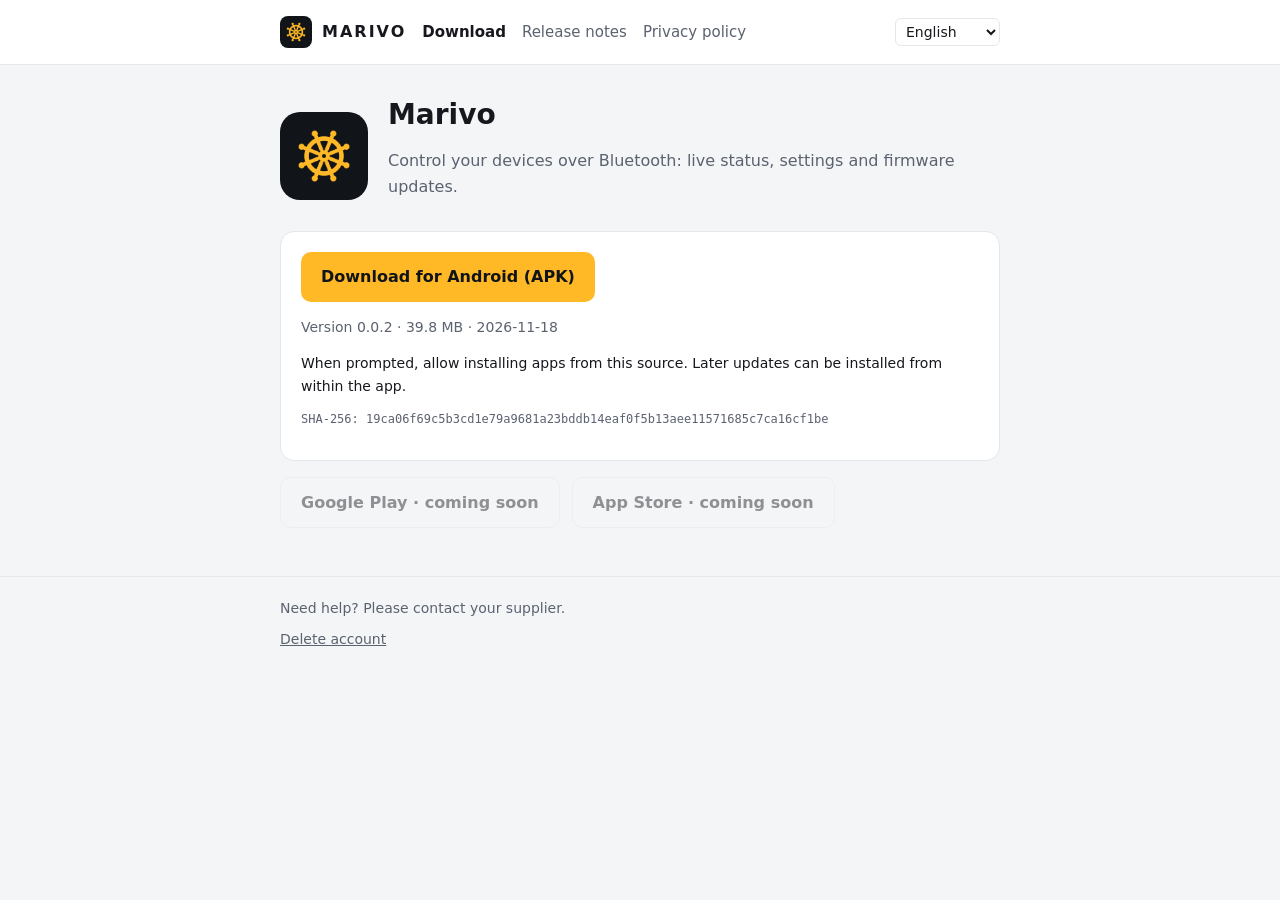
<file: index.html>
<!doctype html>
<html lang="en" data-root=".">
<head>
<meta charset="utf-8">
<meta name="viewport" content="width=device-width, initial-scale=1">
<title data-key="navDownload">Marivo</title>
<link rel="icon" href="assets/icon.png">
<link rel="stylesheet" href="assets/site.css">
</head>
<body>
<header><div class="wrap">
  <a class="brand" href="./"><img src="assets/icon.png" alt="">MARIVO</a>
  <nav>
    <a href="./" aria-current="page" data-i18n="navDownload"></a>
    <a href="changelog/" data-i18n="navChangelog"></a>
    <a href="privacy/" data-i18n="privacyPolicy"></a>
  </nav>
  <select id="lang" aria-label="Language"></select>
</div></header>

<main class="wrap">
  <div class="hero">
    <img src="assets/icon.png" alt="">
    <div>
      <h1>Marivo</h1>
      <p class="muted" data-i18n="tagline"></p>
    </div>
  </div>

  <div class="card" id="android" hidden>
    <a class="btn" id="apk" href="#" data-i18n="downloadApk"></a>
    <p class="muted small" id="apkInfo"></p>
    <p class="small" data-i18n="apkHint"></p>
    <p class="hash" id="apkHash"></p>
  </div>
  <p class="msg err" id="error" hidden></p>
  <div class="stores" id="stores"></div>
</main>

<footer><div class="wrap">
  <p data-i18n="supportNote"></p>
  <p><a href="delete-account/" data-i18n="deleteAccount"></a></p>
</div></footer>

<script src="assets/site.js"></script>
<script>
initPage(async ({ t }) => {
  let data;
  try {
    data = await loadJson('releases.json');
  } catch (e) {
    const err = document.getElementById('error');
    err.textContent = t('loadFailed');
    err.hidden = false;
    return;
  }

  // 下载页只放正式版；测试版只出现在更新日志里（App 内更新也能拿到）
  const r = data.releases.find((x) => x.channel !== 'test');
  if (r && r.apk) {
    document.getElementById('apk').href =
      `https://github.com/${SITE.releasesRepo}/releases/download/v${r.version}/${r.apk.name}`;
    document.getElementById('apkInfo').textContent =
      t('versionInfo', { version: r.version, size: (r.apk.size / 1048576).toFixed(1), date: r.date });
    document.getElementById('apkHash').textContent = `SHA-256: ${r.apk.sha256}`;
    document.getElementById('android').hidden = false;
  }

  const stores = document.getElementById('stores');
  for (const [key, label] of [['google_play', 'googlePlay'], ['app_store', 'appStore']]) {
    const s = (data.stores || {})[key] || {};
    stores.append(s.live && s.url
      ? el('a', { class: 'btn secondary', href: s.url }, t(label))
      : el('span', { class: 'btn secondary', 'aria-disabled': 'true' }, `${t(label)} · ${t('comingSoon')}`));
  }
});
</script>
</body>
</html>
</file>
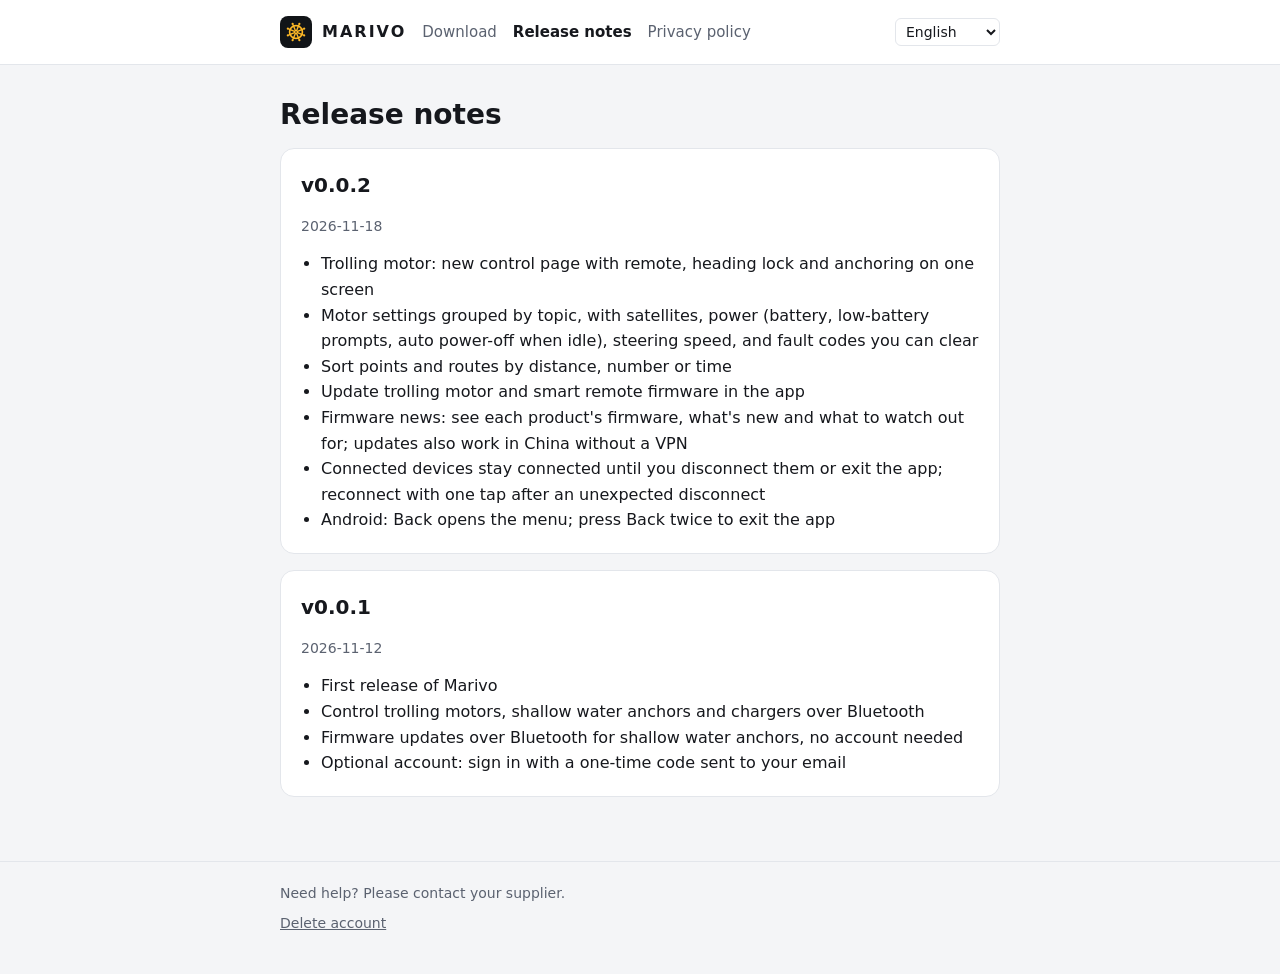
<file: changelog/index.html>
<!doctype html>
<html lang="en" data-root="..">
<head>
<meta charset="utf-8">
<meta name="viewport" content="width=device-width, initial-scale=1">
<title data-key="navChangelog">Marivo</title>
<link rel="icon" href="../assets/icon.png">
<link rel="stylesheet" href="../assets/site.css">
</head>
<body>
<header><div class="wrap">
  <a class="brand" href="../"><img src="../assets/icon.png" alt="">MARIVO</a>
  <nav>
    <a href="../" data-i18n="navDownload"></a>
    <a href="./" aria-current="page" data-i18n="navChangelog"></a>
    <a href="../privacy/" data-i18n="privacyPolicy"></a>
  </nav>
  <select id="lang" aria-label="Language"></select>
</div></header>

<main class="wrap">
  <h1 data-i18n="navChangelog"></h1>
  <div id="list"></div>
</main>

<footer><div class="wrap">
  <p data-i18n="supportNote"></p>
  <p><a href="../delete-account/" data-i18n="deleteAccount"></a></p>
</div></footer>

<script src="../assets/site.js"></script>
<script>
initPage(async ({ t, lang }) => {
  const list = document.getElementById('list');
  let data;
  try {
    data = await loadJson('releases.json');
  } catch (e) {
    list.append(el('p', { class: 'msg err' }, t('loadFailed')));
    return;
  }
  for (const r of data.releases) {
    const notes = (r.notes && (r.notes[lang] || r.notes.en)) || '';
    const lines = notes.split('\n').map((s) => s.replace(/^\s*[•\-*]\s*/, '').trim()).filter(Boolean);
    list.append(el('section', { class: 'card release' },
      el('h2', {}, `v${r.version} `, r.channel === 'test' ? el('span', { class: 'tag' }, t('testBuild')) : null),
      el('p', { class: 'muted small' }, r.date),
      el('ul', {}, lines.map((s) => el('li', {}, s)))));
  }
});
</script>
</body>
</html>
</file>
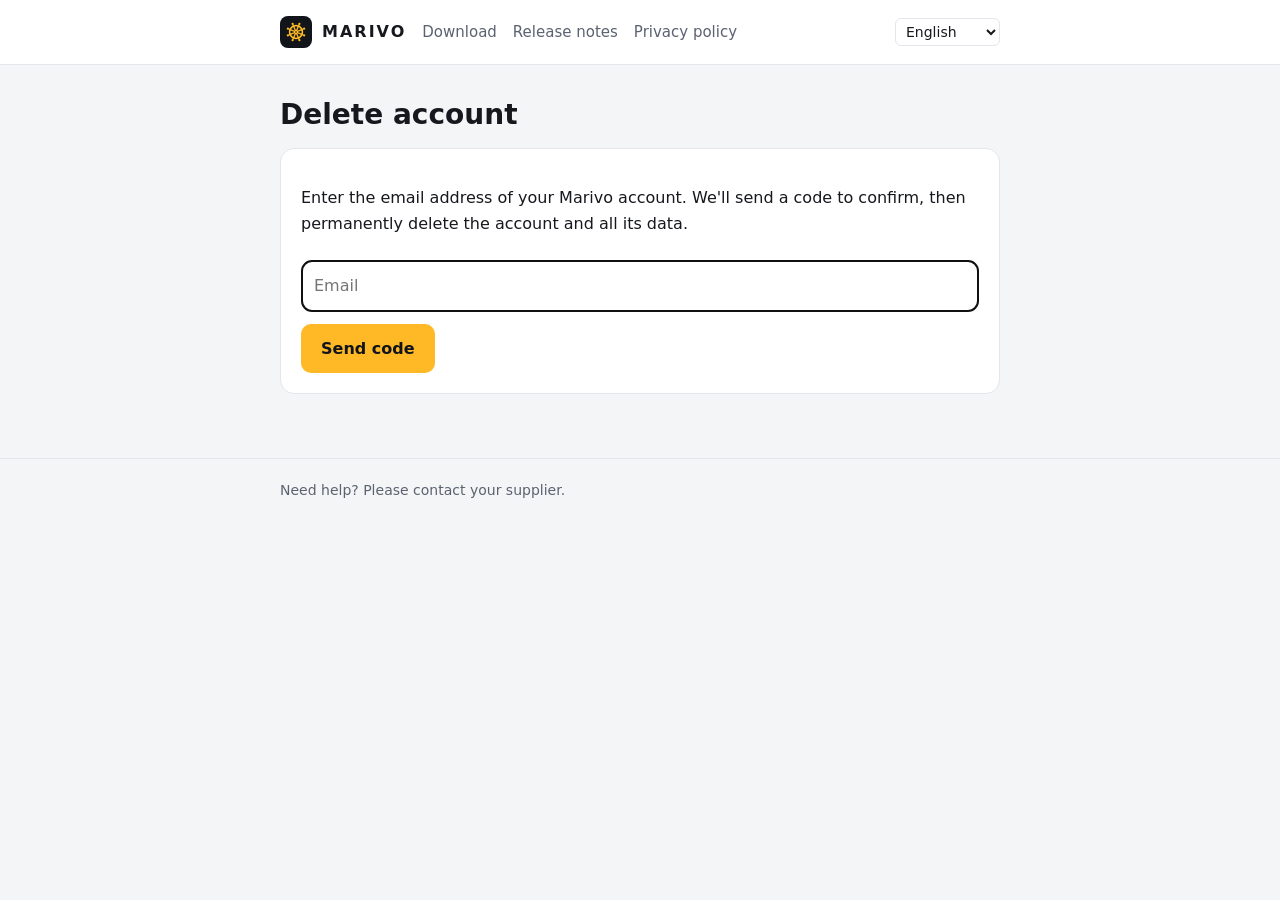
<file: delete-account/index.html>
<!doctype html>
<html lang="en" data-root="..">
<head>
<meta charset="utf-8">
<meta name="viewport" content="width=device-width, initial-scale=1">
<meta name="robots" content="noindex">
<title data-key="deleteAccount">Marivo</title>
<link rel="icon" href="../assets/icon.png">
<link rel="stylesheet" href="../assets/site.css">
</head>
<body>
<header><div class="wrap">
  <a class="brand" href="../"><img src="../assets/icon.png" alt="">MARIVO</a>
  <nav>
    <a href="../" data-i18n="navDownload"></a>
    <a href="../changelog/" data-i18n="navChangelog"></a>
    <a href="../privacy/" data-i18n="privacyPolicy"></a>
  </nav>
  <select id="lang" aria-label="Language"></select>
</div></header>

<!-- 网页版账号删除（Google Play 要求）：与 App 内注销流程相同，邮箱验证码确认后删除 -->
<main class="wrap">
  <h1 data-i18n="deleteAccount"></h1>
  <div class="card" id="box"></div>
</main>

<footer><div class="wrap"><p data-i18n="supportNote"></p></div></footer>

<script src="../assets/site.js"></script>
<script>
const CODE_LENGTH = 6;
const RESEND_SECONDS = 60;

/** 调账号接口；出错时抛出带文案键的 Error（message 为 i18n 键）。 */
async function api(method, path, body, token) {
  let res;
  try {
    const headers = { Accept: 'application/json' };
    if (body) headers['Content-Type'] = 'application/json';
    if (token) headers.Authorization = token;
    res = await fetch(`${SITE.api}/api/collections/users/${path}`, {
      method, headers, body: body ? JSON.stringify(body) : undefined,
    });
  } catch (_) {
    throw new Error('authErrNetwork');
  }
  const text = await res.text();
  const json = text ? JSON.parse(text) : {};
  if (res.ok) return json;
  if (res.status === 429) throw new Error('authErrTooMany');
  if (res.status === 400 && json.data && json.data.email) throw new Error('authErrInvalidEmail');
  const e = new Error('http');
  e.status = res.status;
  e.detail = json.message || '';
  throw e;
}

initPage(({ t, lang }) => {
  const box = document.getElementById('box');
  let email = '', otpId = null, wait = 0, timer = null, busy = false;

  const errorText = (e) => (e.message === 'http' ? t('errUnknown', { detail: `HTTP ${e.status} ${e.detail}` }) : t(e.message));

  function showError(msgEl, e) {
    msgEl.textContent = errorText(e);
    msgEl.hidden = false;
  }

  function stepEmail() {
    const input = el('input', { type: 'email', autocomplete: 'email', placeholder: t('email'), value: email });
    const msg = el('p', { class: 'msg err', hidden: true });
    const btn = el('button', { class: 'btn' }, t('sendCode'));
    async function send() {
      if (busy) return;
      email = input.value.trim().toLowerCase();
      if (!/^[^@\s]+@[^@\s]+\.[^@\s]+$/.test(email)) return showError(msg, new Error('authErrInvalidEmail'));
      busy = btn.disabled = true;
      try {
        otpId = (await api('POST', 'request-otp', { email, lang })).otpId;
        stepCode();
      } catch (e) {
        showError(msg, e);
      } finally {
        busy = btn.disabled = false;
      }
    }
    btn.onclick = send;
    input.onkeydown = (ev) => { if (ev.key === 'Enter') send(); };
    box.replaceChildren(el('p', {}, t('deleteIntro')), input, msg, btn);
    input.focus();
  }

  function stepCode() {
    const input = el('input', {
      type: 'text', class: 'code', inputmode: 'numeric', autocomplete: 'one-time-code', maxlength: CODE_LENGTH,
      placeholder: t('verificationCode'),
    });
    const msg = el('p', { class: 'msg err', hidden: true });
    const del = el('button', { class: 'btn danger' }, t('deleteAccount'));
    const resend = el('button', { class: 'link' });
    const change = el('button', { class: 'link', onclick: stepEmail }, t('changeEmail'));

    function tick() {
      resend.textContent = wait > 0 ? t('resendIn', { seconds: wait }) : t('resend');
      resend.disabled = wait > 0;
    }
    clearInterval(timer);
    wait = RESEND_SECONDS;
    tick();
    timer = setInterval(() => { wait -= 1; tick(); if (wait <= 0) clearInterval(timer); }, 1000);

    resend.onclick = async () => {
      if (busy || wait > 0) return;
      busy = true;
      msg.hidden = true;
      try {
        otpId = (await api('POST', 'request-otp', { email, lang })).otpId;
        stepCode();
      } catch (e) {
        showError(msg, e);
      } finally {
        busy = false;
      }
    };

    // 注销不自动提交：必须点按钮确认
    del.onclick = async () => {
      if (busy) return;
      const code = input.value.replace(/\D/g, '');
      if (code.length !== CODE_LENGTH) return showError(msg, new Error('authErrInvalidCode'));
      busy = del.disabled = true;
      msg.hidden = true;
      try {
        let auth;
        try {
          auth = await api('POST', 'auth-with-otp', { otpId, password: code });
        } catch (e) {
          if (e.status === 400) throw new Error('authErrInvalidCode');
          throw e;
        }
        await api('DELETE', `records/${auth.record.id}`, null, auth.token);
        clearInterval(timer);
        box.replaceChildren(el('p', { class: 'msg ok' }, t('accountDeleted')));
      } catch (e) {
        showError(msg, e);
      } finally {
        busy = del.disabled = false;
      }
    };

    box.replaceChildren(
      el('p', {}, t('deleteAccountCodeIntro', { email })),
      input,
      el('p', { class: 'muted small' }, t('codeCheckSpam')),
      msg,
      del,
      el('div', { class: 'row', style: 'margin-top:12px' }, resend, change),
    );
    input.focus();
  }

  stepEmail();
});
</script>
</body>
</html>
</file>
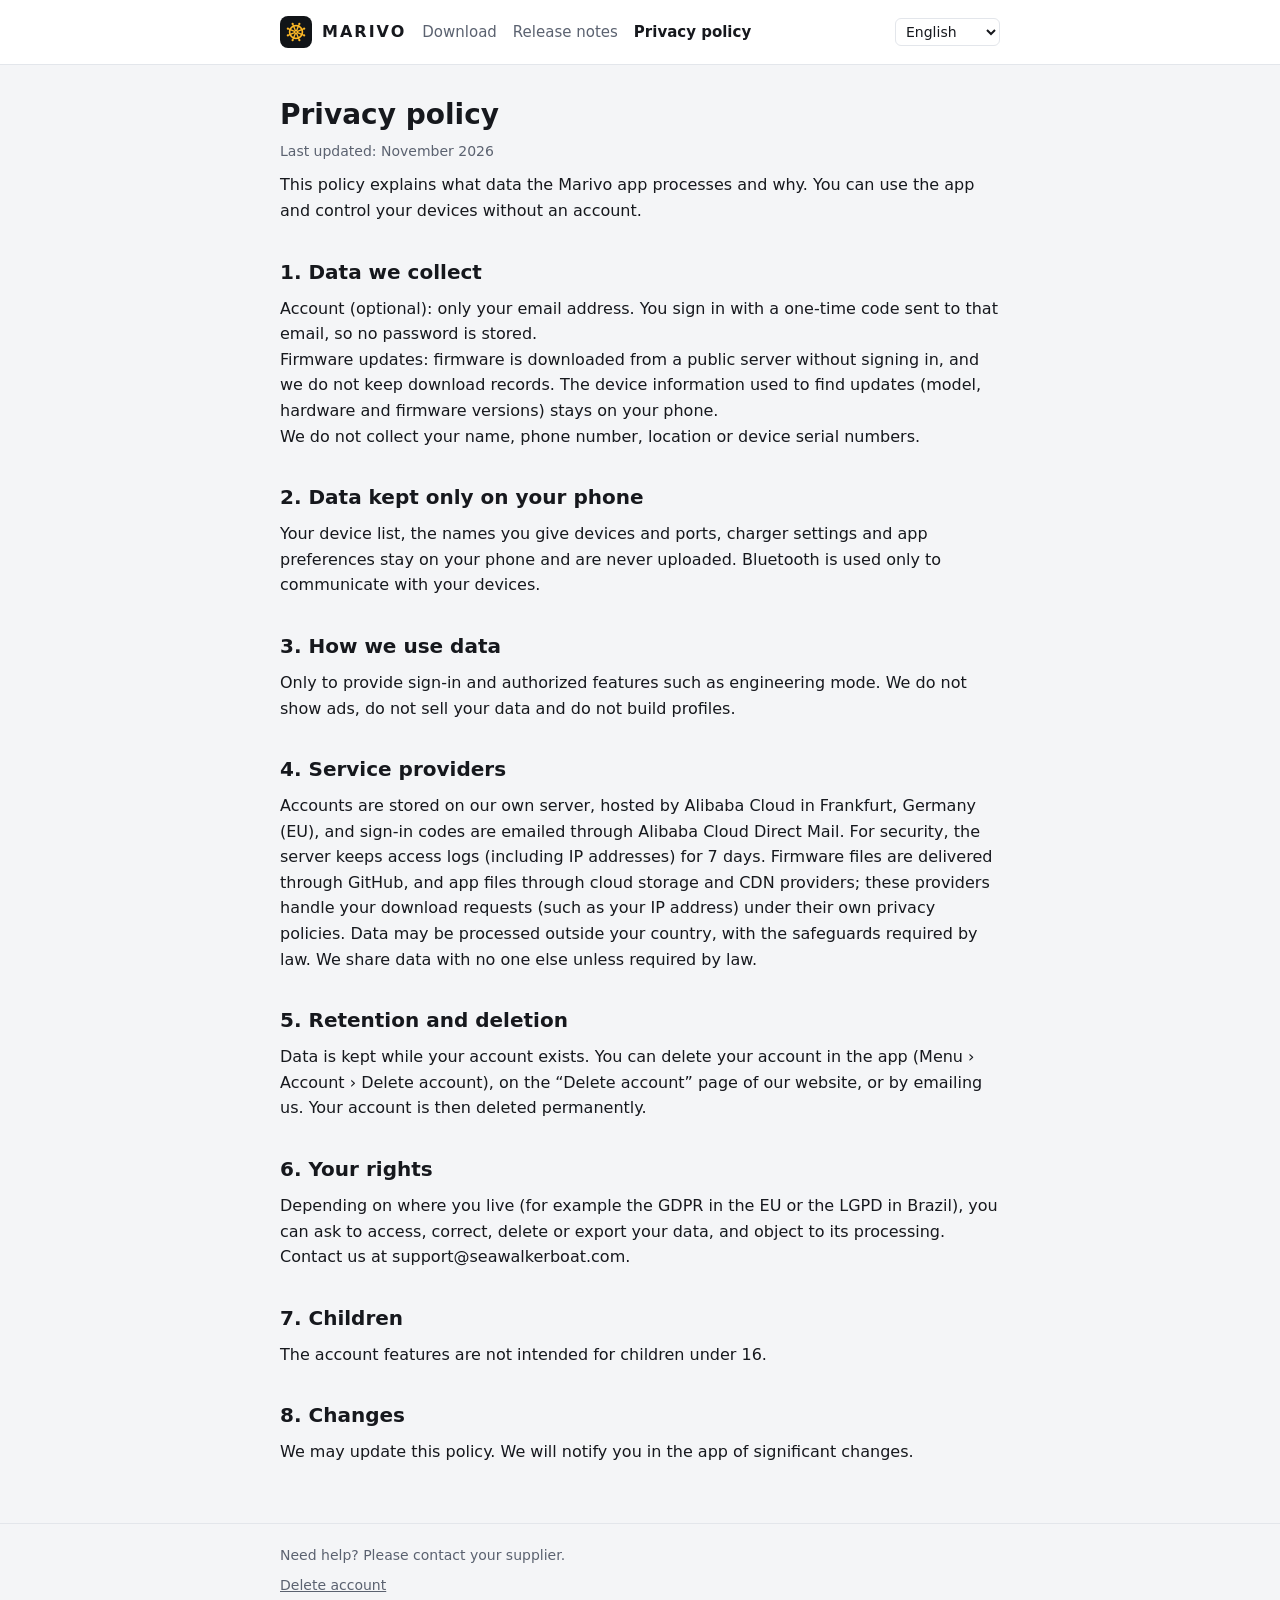
<file: privacy/index.html>
<!doctype html>
<html lang="en" data-root="..">
<head>
<meta charset="utf-8">
<meta name="viewport" content="width=device-width, initial-scale=1">
<title data-key="privacyPolicy">Marivo</title>
<link rel="icon" href="../assets/icon.png">
<link rel="stylesheet" href="../assets/site.css">
</head>
<body>
<header><div class="wrap">
  <a class="brand" href="../"><img src="../assets/icon.png" alt="">MARIVO</a>
  <nav>
    <a href="../" data-i18n="navDownload"></a>
    <a href="../changelog/" data-i18n="navChangelog"></a>
    <a href="./" aria-current="page" data-i18n="privacyPolicy"></a>
  </nav>
  <select id="lang" aria-label="Language"></select>
</div></header>

<!-- 正文与 App 内的隐私政策是同一份文案（构建时从 ARB 导出），不要在这里单独改 -->
<main class="wrap doc">
  <h1 data-i18n="privacyPolicy"></h1>
  <p class="muted small" data-i18n="ppUpdated"></p>
  <p data-i18n="ppIntro"></p>
  <div id="sections"></div>
</main>

<footer><div class="wrap">
  <p data-i18n="supportNote"></p>
  <p><a href="../delete-account/" data-i18n="deleteAccount"></a></p>
</div></footer>

<script src="../assets/site.js"></script>
<script>
// 章节顺序与 App 的 PrivacyPolicyPage 一致（lib/features/settings/ui/info_pages.dart）
const SECTIONS = ['ppCollect', 'ppLocal', 'ppUse', 'ppShare', 'ppDelete', 'ppRights', 'ppChildren', 'ppChanges'];
initPage(({ t }) => {
  const box = document.getElementById('sections');
  for (const k of SECTIONS) box.append(el('h2', {}, t(`${k}Title`)), el('p', {}, t(k)));
});
</script>
</body>
</html>
</file>
<file: assets/site.css>
/* Marivo 官网：只用系统字体，深浅色跟随系统 */
:root {
  color-scheme: light dark;
  --brand: #ffb926;
  --on-brand: #111418;
  --ink: #16181d;
  --ink2: #5b6270;
  --line: #e3e6eb;
  --bg: #f4f5f7;
  --card: #ffffff;
  --danger: #cf222e;
  --ok: #1a7f37;
}
@media (prefers-color-scheme: dark) {
  :root {
    --ink: #eceef2;
    --ink2: #9aa1ad;
    --line: #2a2f37;
    --bg: #0d0e10;
    --card: #16191e;
    --danger: #ff6b6b;
    --ok: #4ac26b;
  }
}
* { box-sizing: border-box; }
body {
  margin: 0;
  background: var(--bg);
  color: var(--ink);
  font: 16px/1.6 system-ui, -apple-system, "Segoe UI", Roboto, "Noto Sans", "PingFang SC", "Microsoft YaHei", sans-serif;
}
a { color: inherit; }
.wrap { max-width: 760px; margin: 0 auto; padding: 0 20px; }

header { border-bottom: 1px solid var(--line); background: var(--card); }
header .wrap { display: flex; align-items: center; gap: 8px 16px; min-height: 64px; flex-wrap: wrap; padding-top: 10px; padding-bottom: 10px; }
.brand { display: flex; align-items: center; gap: 10px; text-decoration: none; font-weight: 800; letter-spacing: 2px; }
.brand img { width: 32px; height: 32px; border-radius: 8px; }
nav { display: flex; gap: 16px; flex: 1; flex-wrap: wrap; }
nav a { text-decoration: none; color: var(--ink2); font-size: 15px; }
nav a[aria-current="page"] { color: var(--ink); font-weight: 600; }
header select { margin-left: auto; }
/* 窄屏：第一行图标和语言，导航单独一行 */
@media (max-width: 640px) {
  nav { order: 3; flex-basis: 100%; gap: 14px; }
}
select { font: inherit; font-size: 14px; padding: 4px 6px; border-radius: 6px; border: 1px solid var(--line); background: var(--card); color: var(--ink); }

main.wrap { padding-top: 32px; padding-bottom: 48px; }
h1 { font-size: 28px; line-height: 1.25; margin: 0 0 8px; }
h2 { font-size: 20px; margin: 32px 0 8px; }
.muted { color: var(--ink2); }
.small { font-size: 14px; }
.card { background: var(--card); border: 1px solid var(--line); border-radius: 14px; padding: 20px; margin: 16px 0; }

.hero { display: flex; gap: 20px; align-items: center; margin-bottom: 8px; }
.hero img { width: 88px; height: 88px; border-radius: 20px; }

.btn {
  display: inline-block; border: 0; border-radius: 10px; padding: 12px 20px; font: inherit; font-weight: 700;
  background: var(--brand); color: var(--on-brand); text-decoration: none; cursor: pointer;
}
.btn.secondary { background: transparent; color: var(--ink); border: 1px solid var(--line); }
.btn.danger { background: var(--danger); color: #fff; }
.btn[disabled], .btn[aria-disabled="true"] { opacity: .45; cursor: default; pointer-events: none; }
.link { background: none; border: 0; padding: 0; font: inherit; font-size: 14px; color: var(--ink2); text-decoration: underline; cursor: pointer; }

.stores { display: flex; flex-wrap: wrap; gap: 12px; margin-top: 12px; }
.hash { font: 12px/1.4 ui-monospace, Menlo, Consolas, monospace; word-break: break-all; color: var(--ink2); }

input[type=email], input[type=text] {
  width: 100%; font: inherit; padding: 12px; border-radius: 10px; border: 1px solid var(--line);
  background: var(--card); color: var(--ink); margin: 8px 0 12px;
}
input.code { font-size: 26px; font-weight: 700; letter-spacing: 8px; text-align: center; }
.msg { padding: 10px 12px; border-radius: 10px; margin: 12px 0; font-size: 15px; }
.msg.err { background: color-mix(in srgb, var(--danger) 14%, transparent); color: var(--danger); }
.msg.ok { background: color-mix(in srgb, var(--ok) 14%, transparent); color: var(--ok); }
.row { display: flex; gap: 12px; align-items: center; justify-content: space-between; flex-wrap: wrap; }

.tag { display: inline-block; font-size: 12px; font-weight: 600; padding: 1px 8px; border-radius: 5px; background: color-mix(in srgb, var(--brand) 22%, transparent); }
.release h2 { margin-top: 0; }
.release ul { margin: 8px 0 0; padding-left: 20px; }
.doc p { margin: 0 0 10px; white-space: pre-line; }

footer { border-top: 1px solid var(--line); padding: 20px 0 32px; font-size: 14px; color: var(--ink2); }
footer p { margin: 0 0 8px; }
</file>
